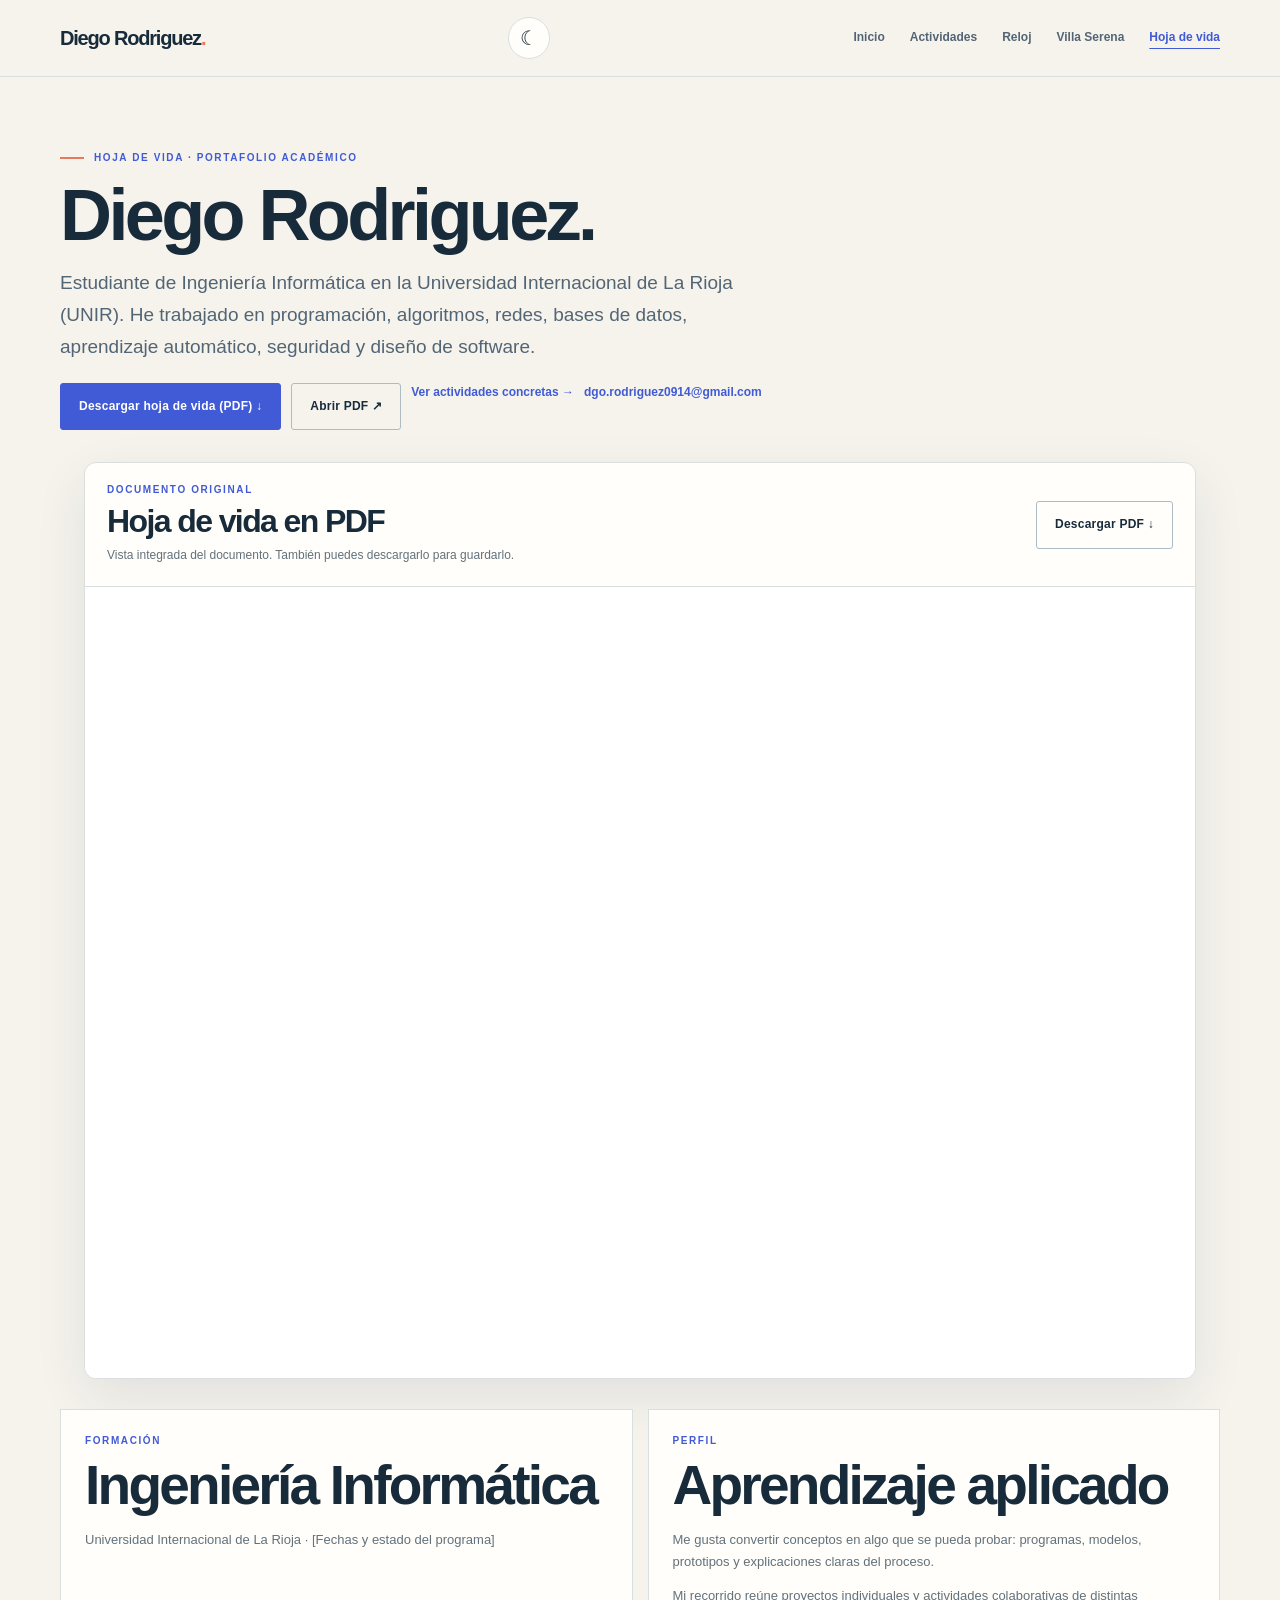
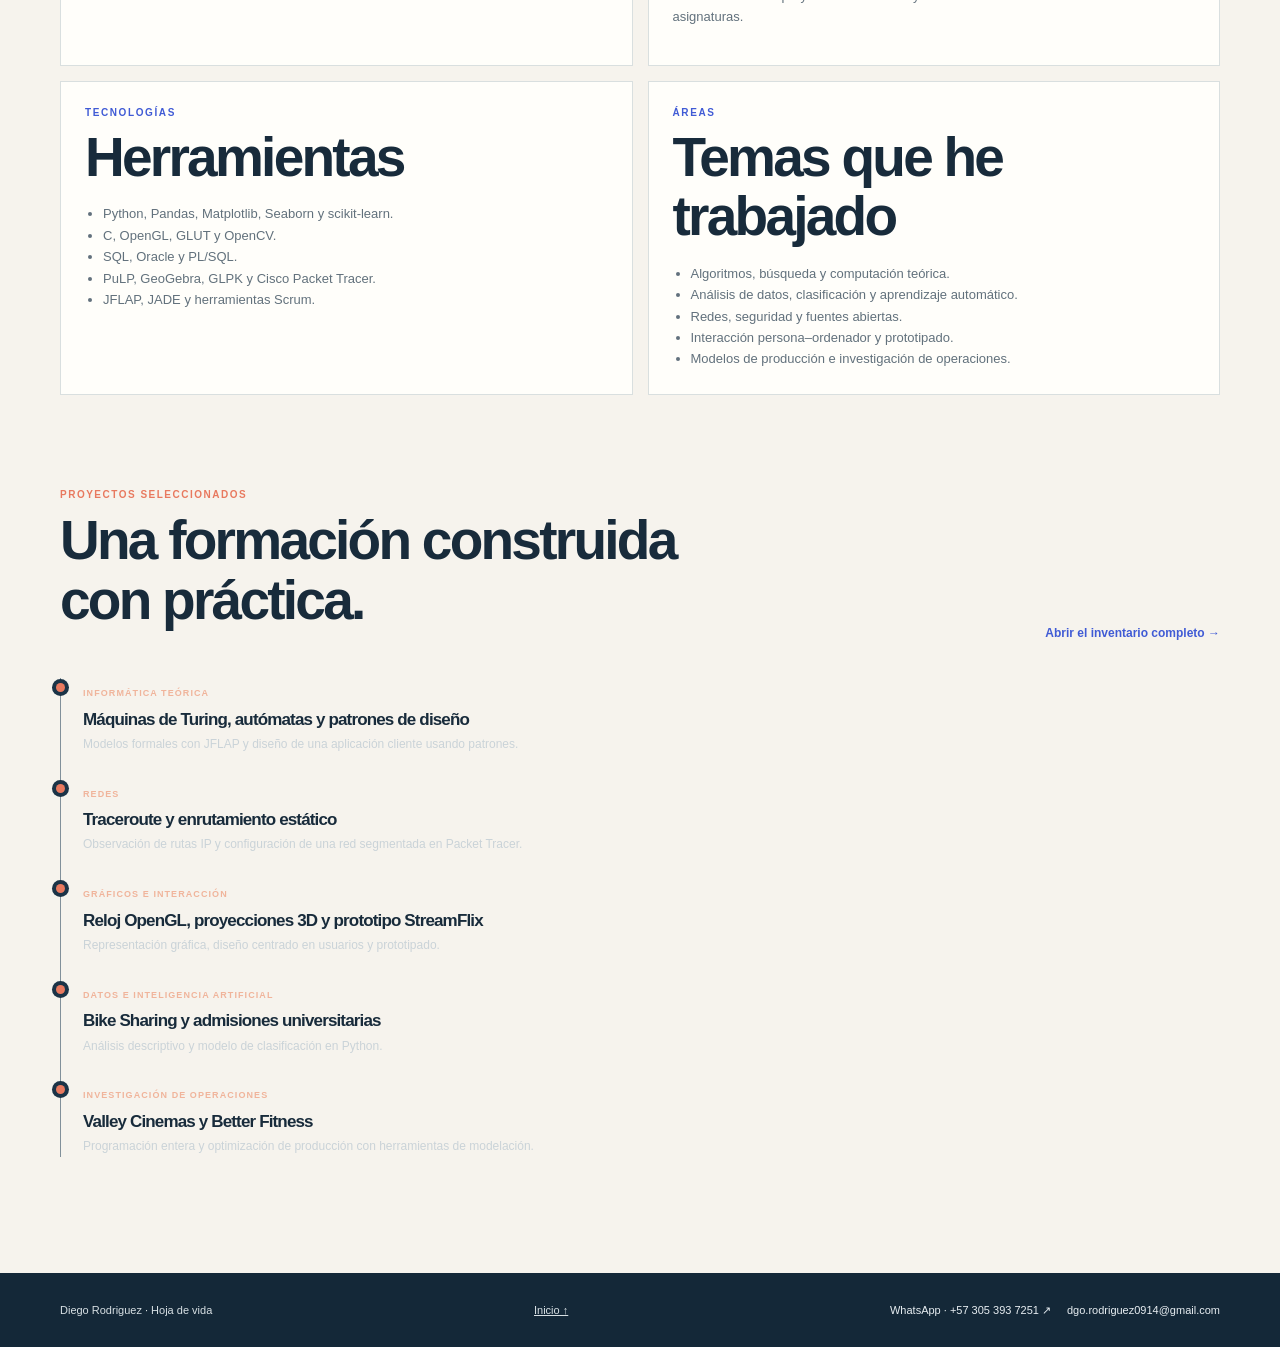
<file: hoja-de-vida.html>
<!doctype html><html lang="es"><head><meta charset="utf-8"><meta name="viewport" content="width=device-width,initial-scale=1"><meta name="description" content="Hoja de vida académica de Diego Rodriguez, estudiante de Ingeniería Informática en UNIR."><title>Hoja de vida | Diego Rodriguez</title><link rel="stylesheet" href="assets/site.css"><script defer src="assets/site.js"></script></head><body>
<header class="topbar"><div class="container nav"><a class="logo" href="index.html">Diego Rodriguez<span>.</span></a><button class="nav-toggle" aria-label="Abrir menú" aria-expanded="false">☰</button><button class="theme-toggle" type="button" aria-label="Cambiar a modo oscuro" title="Cambiar a modo oscuro">☾</button><nav class="navlinks"><a href="index.html">Inicio</a><a href="laboratorios.html">Actividades</a><a href="reloj.html">Reloj</a><a href="villa-serena.html">Villa Serena</a><a href="hoja-de-vida.html" aria-current="page">Hoja de vida</a></nav></div></header>
<main class="container"><section class="page-head"><div class="eyebrow">Hoja de vida · Portafolio académico</div><h1>Diego Rodriguez.</h1><p class="lead">Estudiante de Ingeniería Informática en la Universidad Internacional de La Rioja (UNIR). He trabajado en programación, algoritmos, redes, bases de datos, aprendizaje automático, seguridad y diseño de software.</p><div class="page-actions"><a class="button" href="Hoja%20de%20vida.pdf" download>Descargar hoja de vida (PDF) ↓</a><a class="button secondary" href="Hoja%20de%20vida.pdf" target="_blank" rel="noopener noreferrer">Abrir PDF ↗</a><a class="text-link" href="laboratorios.html">Ver actividades concretas →</a><a class="text-link" href="mailto:dgo.rodriguez0914@gmail.com">dgo.rodriguez0914@gmail.com</a></div></section><section class="pdf-viewer container" id="pdf-document"><div class="pdf-viewer-heading"><div><div class="kicker">Documento original</div><h2>Hoja de vida en PDF</h2><p>Vista integrada del documento. También puedes descargarlo para guardarlo.</p></div><a class="button secondary" href="Hoja%20de%20vida.pdf" download>Descargar PDF ↓</a></div><iframe src="Hoja%20de%20vida.pdf#view=FitH" title="Hoja de vida de Diego Rodriguez"></iframe></section><section class="resume-grid"><article class="resume-box"><div class="kicker">Formación</div><h2>Ingeniería Informática</h2><p>Universidad Internacional de La Rioja · [Fechas y estado del programa]</p></article><article class="resume-box"><div class="kicker">Perfil</div><h2>Aprendizaje aplicado</h2><p>Me gusta convertir conceptos en algo que se pueda probar: programas, modelos, prototipos y explicaciones claras del proceso.</p><p>Mi recorrido reúne proyectos individuales y actividades colaborativas de distintas asignaturas.</p></article><article class="resume-box"><div class="kicker">Tecnologías</div><h2>Herramientas</h2><ul><li>Python, Pandas, Matplotlib, Seaborn y scikit-learn.</li><li>C, OpenGL, GLUT y OpenCV.</li><li>SQL, Oracle y PL/SQL.</li><li>PuLP, GeoGebra, GLPK y Cisco Packet Tracer.</li><li>JFLAP, JADE y herramientas Scrum.</li></ul></article><article class="resume-box"><div class="kicker">Áreas</div><h2>Temas que he trabajado</h2><ul><li>Algoritmos, búsqueda y computación teórica.</li><li>Análisis de datos, clasificación y aprendizaje automático.</li><li>Redes, seguridad y fuentes abiertas.</li><li>Interacción persona–ordenador y prototipado.</li><li>Modelos de producción e investigación de operaciones.</li></ul></article></section><section class="section"><div class="section-head"><div><div class="label">Proyectos seleccionados</div><h2>Una formación construida con práctica.</h2></div><a class="text-link" href="laboratorios.html">Abrir el inventario completo →</a></div><div class="timeline"><div class="timeline-item"><small>Informática teórica</small><h3>Máquinas de Turing, autómatas y patrones de diseño</h3><p>Modelos formales con JFLAP y diseño de una aplicación cliente usando patrones.</p></div><div class="timeline-item"><small>Redes</small><h3>Traceroute y enrutamiento estático</h3><p>Observación de rutas IP y configuración de una red segmentada en Packet Tracer.</p></div><div class="timeline-item"><small>Gráficos e interacción</small><h3>Reloj OpenGL, proyecciones 3D y prototipo StreamFlix</h3><p>Representación gráfica, diseño centrado en usuarios y prototipado.</p></div><div class="timeline-item"><small>Datos e inteligencia artificial</small><h3>Bike Sharing y admisiones universitarias</h3><p>Análisis descriptivo y modelo de clasificación en Python.</p></div><div class="timeline-item"><small>Investigación de operaciones</small><h3>Valley Cinemas y Better Fitness</h3><p>Programación entera y optimización de producción con herramientas de modelación.</p></div></div></section></main><footer class="footer"><div class="container footer-inner"><span>Diego Rodriguez · Hoja de vida</span><a href="index.html" style="color:inherit">Inicio ↑</a><div class="footer-contact"><a href="https://wa.me/573053937251" target="_blank" rel="noopener noreferrer">WhatsApp · +57 305 393 7251 ↗</a><a href="mailto:dgo.rodriguez0914@gmail.com">dgo.rodriguez0914@gmail.com</a></div></div></footer></body></html>
</file>
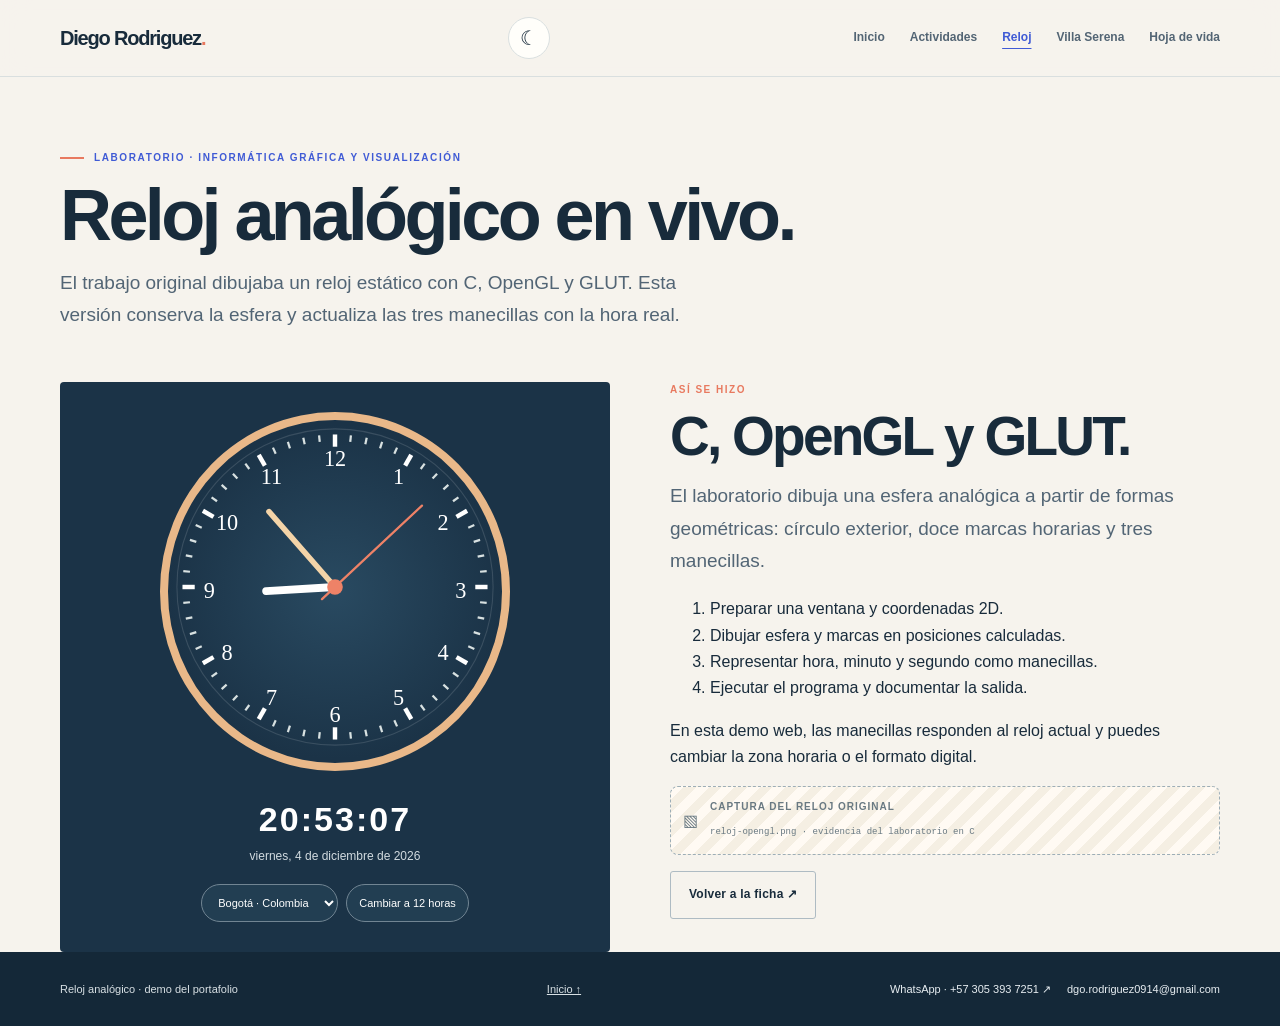
<file: reloj.html>
<!doctype html><html lang="es"><head><meta charset="utf-8"><meta name="viewport" content="width=device-width,initial-scale=1"><meta name="description" content="Demo interactiva del reloj analógico del laboratorio de OpenGL."><title>Reloj interactivo | Diego Rodriguez</title><link rel="stylesheet" href="assets/site.css"><script defer src="assets/site.js"></script><script defer src="assets/clock.js"></script></head><body>
<header class="topbar"><div class="container nav"><a class="logo" href="index.html">Diego Rodriguez<span>.</span></a><button class="nav-toggle" aria-label="Abrir menú" aria-expanded="false">☰</button><button class="theme-toggle" type="button" aria-label="Cambiar a modo oscuro" title="Cambiar a modo oscuro">☾</button><nav class="navlinks"><a href="index.html">Inicio</a><a href="laboratorios.html">Actividades</a><a href="reloj.html" aria-current="page">Reloj</a><a href="villa-serena.html">Villa Serena</a><a href="hoja-de-vida.html">Hoja de vida</a></nav></div></header>
<main class="container"><section class="page-head"><div class="eyebrow">Laboratorio · Informática Gráfica y Visualización</div><h1>Reloj analógico en vivo.</h1><p class="lead">El trabajo original dibujaba un reloj estático con C, OpenGL y GLUT. Esta versión conserva la esfera y actualiza las tres manecillas con la hora real.</p></section><section class="split" style="align-items:start"><div class="clock-panel"><div class="clock-face"><svg viewBox="0 0 300 300" role="img" aria-label="Reloj analógico en vivo"><circle cx="150" cy="150" r="142" fill="none" stroke="rgba(255,255,255,.13)" stroke-width="1"/><g class="ticks" id="ticks"></g><g class="numbers"><text x="150" y="37">12</text><text x="207" y="53">1</text><text x="247" y="94">2</text><text x="263" y="155">3</text><text x="247" y="211">4</text><text x="207" y="251">5</text><text x="150" y="267">6</text><text x="93" y="251">7</text><text x="53" y="211">8</text><text x="37" y="155">9</text><text x="53" y="94">10</text><text x="93" y="53">11</text></g><line class="hand hour-hand" id="hour-hand" x1="150" y1="150" x2="150" y2="88"/><line class="hand minute-hand" id="minute-hand" x1="150" y1="150" x2="150" y2="60"/><line class="hand second-hand" id="second-hand" x1="150" y1="166" x2="150" y2="43"/><circle class="pin" cx="150" cy="150" r="7"/></svg></div><div class="clock-digital" id="digital-time">--:--:--</div><div class="clock-date" id="digital-date">Cargando…</div><div class="clock-controls"><select id="timezone" aria-label="Zona horaria"><option value="America/Bogota" selected>Bogotá · Colombia</option><option value="Europe/Madrid">Madrid · España</option><option value="UTC">UTC</option></select><button id="format-toggle" type="button" aria-pressed="false">Cambiar a 12 horas</button></div></div><div><div class="label">Así se hizo</div><h2>C, OpenGL y GLUT.</h2><p class="lead">El laboratorio dibuja una esfera analógica a partir de formas geométricas: círculo exterior, doce marcas horarias y tres manecillas.</p><ol><li>Preparar una ventana y coordenadas 2D.</li><li>Dibujar esfera y marcas en posiciones calculadas.</li><li>Representar hora, minuto y segundo como manecillas.</li><li>Ejecutar el programa y documentar la salida.</li></ol><p>En esta demo web, las manecillas responden al reloj actual y puedes cambiar la zona horaria o el formato digital.</p><div class="image-placeholder"><span>▧</span><div><b>Captura del reloj original</b><small>reloj-opengl.png · evidencia del laboratorio en C</small></div></div><p class="page-actions"><a class="button secondary" href="laboratorios.html#clock">Volver a la ficha ↗</a></p></div></section></main><footer class="footer"><div class="container footer-inner"><span>Reloj analógico · demo del portafolio</span><a href="index.html" style="color:inherit">Inicio ↑</a><div class="footer-contact"><a href="https://wa.me/573053937251" target="_blank" rel="noopener noreferrer">WhatsApp · +57 305 393 7251 ↗</a><a href="mailto:dgo.rodriguez0914@gmail.com">dgo.rodriguez0914@gmail.com</a></div></div></footer></body></html>
</file>
<file: assets/site.css>
:root{--bg:#f6f3ed;--paper:#fffefa;--ink:#182b3b;--muted:#62717c;--line:#d9dfdf;--navy:#1b3347;--blue:#405bd5;--coral:#e8795f;--sand:#ead9be;--mist:#e9eef2;--shadow:0 18px 52px rgba(22,43,59,.09)}*{box-sizing:border-box}html{scroll-behavior:smooth}body{margin:0;background:var(--bg);color:var(--ink);font:16px/1.65 Inter,'Segoe UI',Arial,sans-serif}a{color:inherit}.container{width:min(1160px,calc(100% - 48px));margin:auto}.topbar{position:sticky;top:0;z-index:30;background:rgba(246,243,237,.93);backdrop-filter:blur(14px);border-bottom:1px solid var(--line)}.nav{height:76px;display:flex;align-items:center;justify-content:space-between;gap:24px}.logo{font-size:20px;font-weight:800;letter-spacing:-.06em;text-decoration:none}.logo span{color:var(--coral)}.navlinks{display:flex;gap:25px;align-items:center}.navlinks a{text-decoration:none;font-size:12px;font-weight:700;color:#536574}.navlinks a:hover,.navlinks a[aria-current=page]{color:var(--blue)}.navlinks a[aria-current=page]{text-decoration:underline;text-underline-offset:7px}.nav-toggle{display:none;border:1px solid var(--line);background:var(--paper);border-radius:50%;width:42px;height:42px;font-size:20px}.eyebrow,.kicker{font-size:10px;line-height:1.4;text-transform:uppercase;letter-spacing:.16em;font-weight:800;color:var(--blue)}.eyebrow{display:flex;align-items:center;gap:10px}.eyebrow:before{content:'';display:inline-block;width:24px;height:2px;background:var(--coral)}h1,h2,h3,p{margin-top:0}h1,h2,h3{line-height:1.08;letter-spacing:-.05em}h1{font-size:clamp(50px,8vw,98px);margin:20px 0;max-width:850px}h1 em{font-family:Georgia,serif;font-weight:400;color:var(--coral)}h2{font-size:clamp(32px,5vw,55px);margin:8px 0 14px}h3{font-size:21px;margin:0 0 9px}.lead{font-size:clamp(16px,1.6vw,19px);line-height:1.7;color:#526575;max-width:680px}.button{display:inline-flex;align-items:center;justify-content:center;gap:10px;padding:13px 18px;border:1px solid var(--blue);border-radius:3px;background:var(--blue);color:#fff;text-decoration:none;font-size:12px;font-weight:800;letter-spacing:.02em;transition:transform .18s,filter .18s}.button:hover{transform:translateY(-2px);filter:brightness(.94)}.button.secondary{background:transparent;color:var(--ink);border-color:#aebbc3}.button.coral{background:var(--coral);border-color:var(--coral)}.hero{padding:104px 0 92px;display:grid;grid-template-columns:1.2fr .8fr;gap:60px;align-items:center}.hero-actions{display:flex;gap:12px;flex-wrap:wrap;margin-top:30px}.hero-art{background:var(--navy);color:#f9f4e9;min-height:410px;border-radius:3px;padding:30px;position:relative;overflow:hidden;display:flex;flex-direction:column;justify-content:space-between}.hero-art:before,.hero-art:after{content:'';position:absolute;border:1px solid rgba(255,255,255,.2);border-radius:50%;width:340px;height:340px;right:-135px;top:38px}.hero-art:after{width:230px;height:230px;right:-78px;top:92px;border-color:rgba(232,121,95,.5)}.hero-art>*{position:relative;z-index:1}.hero-art .art-note{font-size:10px;letter-spacing:.13em;text-transform:uppercase;color:#c4d0d6}.hero-art blockquote{font:normal clamp(28px,4vw,42px)/1.14 Georgia,serif;letter-spacing:-.04em;margin:50px 0;max-width:350px}.hero-clock{display:flex;justify-content:space-between;align-items:end;gap:20px;border-top:1px solid rgba(255,255,255,.22);padding-top:18px}.hero-clock strong{font-size:27px;font-variant-numeric:tabular-nums}.hero-clock span{font-size:10px;color:#c5d0d7}.long-intro{padding:35px 0;background:var(--sand);color:var(--navy)}.long-intro .container{display:flex;justify-content:space-between;align-items:center;gap:35px}.long-intro p{margin:0;max-width:760px;font:22px/1.45 Georgia,serif}.long-intro strong{font-weight:600}.section{padding:92px 0}.section.dark{background:var(--navy);color:#fff}.section.dark .lead,.section.dark .section-head p{color:#c2ced4}.section-head{display:flex;align-items:end;justify-content:space-between;gap:30px;margin-bottom:34px}.section-head p{max-width:440px;font-size:13px;color:var(--muted);margin:0 0 4px}.section-head h2{max-width:700px}.label{font-size:10px;text-transform:uppercase;letter-spacing:.15em;font-weight:800;color:var(--coral)}.three-grid{display:grid;grid-template-columns:repeat(3,1fr);gap:16px}.feature{background:var(--paper);border:1px solid var(--line);padding:25px;min-height:230px;display:flex;flex-direction:column;justify-content:space-between;transition:.2s}.feature:hover{transform:translateY(-4px);box-shadow:var(--shadow);border-color:#9eabb5}.feature-top{display:flex;justify-content:space-between;align-items:center}.feature-icon{width:40px;height:40px;border-radius:50%;background:var(--mist);display:grid;place-items:center;color:var(--blue);font-size:18px}.tag{display:inline-block;font-size:9px;text-transform:uppercase;letter-spacing:.11em;font-weight:800;background:#e9edf9;color:#344cbd;padding:5px 8px}.feature p{font-size:13px;color:var(--muted);margin-bottom:0}.feature a{text-decoration:none}.text-link{color:var(--blue);font-size:12px;font-weight:800;text-decoration:none}.text-link:hover{text-decoration:underline;text-underline-offset:4px}.stats-row{display:grid;grid-template-columns:repeat(4,1fr);gap:1px;background:#41596a;margin-top:35px;border:1px solid #41596a}.stats-row div{background:var(--navy);padding:20px}.stats-row strong{display:block;font-size:24px;color:#f1c5a2;letter-spacing:-.04em}.stats-row span{font-size:11px;color:#c6d1d7}.split{display:grid;grid-template-columns:1fr 1fr;gap:60px;align-items:center}.about-panel{background:var(--paper);padding:32px;border:1px solid var(--line)}.about-panel p{font-size:14px;color:var(--muted)}.skill-chips{display:flex;gap:8px;flex-wrap:wrap;margin:22px 0}.skill-chips span{border:1px solid #ccd4d7;border-radius:20px;padding:6px 10px;font-size:10px;font-weight:700;color:#536574}.timeline{border-left:1px solid #81909a;padding-left:22px}.timeline-item{position:relative;margin-bottom:24px}.timeline-item:before{content:'';position:absolute;left:-27px;top:5px;width:9px;height:9px;background:var(--coral);border-radius:50%;box-shadow:0 0 0 4px var(--navy)}.timeline-item small{font-size:9px;letter-spacing:.12em;text-transform:uppercase;color:#f0b49b;font-weight:800}.timeline-item h3{font-size:17px;margin:6px 0}.timeline-item p{margin:0;color:#cad3d8;font-size:12px}.quote{font:italic 27px/1.4 Georgia,serif;max-width:850px;margin:auto;color:var(--navy)}.footer{background:#142838;color:#d8e0e4;padding:28px 0;font-size:11px}.footer-inner{display:flex;justify-content:space-between;gap:20px;flex-wrap:wrap}.page-head{padding:74px 0 32px}.page-head h1{font-size:clamp(43px,6vw,72px);margin:12px 0}.filters{display:flex;gap:7px;flex-wrap:wrap;margin:22px 0}.filter-btn{border:1px solid #b8c5cb;border-radius:22px;background:transparent;padding:8px 12px;font-family:inherit;font-size:10px;font-weight:700;color:#526575;cursor:pointer}.filter-btn[aria-pressed=true],.filter-btn:hover{background:var(--blue);border-color:var(--blue);color:white}.activity-grid{display:grid;grid-template-columns:repeat(2,1fr);gap:18px}.activity-card{background:var(--paper);border:1px solid var(--line);transition:box-shadow .2s,border .2s}.activity-card[hidden]{display:none}.activity-card[open],.activity-card:hover{box-shadow:var(--shadow);border-color:#aab8be}.activity-card summary{list-style:none;cursor:pointer;padding:18px}.activity-card summary::-webkit-details-marker{display:none}.activity-card summary:focus-visible,.filter-btn:focus-visible,.button:focus-visible{outline:3px solid var(--coral);outline-offset:3px}.activity-card summary:after{content:'＋';float:right;color:var(--blue);font-size:20px;font-weight:400;margin-top:-3px}.activity-card[open] summary:after{content:'−'}.activity-media{height:155px;background:linear-gradient(135deg,#e4eaf0,#f4e8de);display:flex;align-items:center;justify-content:center;position:relative;overflow:hidden}.activity-media:before{content:'';position:absolute;width:170px;height:170px;border:1px solid rgba(64,91,213,.22);border-radius:50%;right:-32px;top:-84px;box-shadow:0 0 0 25px rgba(255,255,255,.14),0 0 0 52px rgba(255,255,255,.14)}.activity-media .media-title{position:relative;font:italic 23px Georgia,serif;color:#354655;text-align:center;padding:8px 20px}.activity-media .filename{position:absolute;bottom:9px;left:12px;font:9px ui-monospace,Consolas,monospace;color:#62717c;background:rgba(255,254,250,.83);padding:4px 6px}.activity-card .cat{font-size:9px;text-transform:uppercase;letter-spacing:.12em;font-weight:800;color:var(--coral)}.activity-card h2{font-size:21px;margin:7px 25px 4px 0}.activity-card .summary-copy{font-size:12px;color:var(--muted);margin:0;max-width:620px}.detail{padding:0 18px 20px}.detail-grid{display:grid;grid-template-columns:1fr 1fr;gap:15px}.detail-box{padding:15px;background:#f4f5f3;border-top:2px solid #d8e0e2}.detail-box h3{font:800 9px/1.3 Inter,'Segoe UI',sans-serif;text-transform:uppercase;letter-spacing:.11em;color:var(--blue);margin:0 0 7px}.detail-box p,.detail-box li{font-size:11px;color:#52616a;margin:0}.detail-box ol,.detail-box ul{padding-left:17px;margin:0}.tools{display:flex;gap:6px;flex-wrap:wrap;margin:12px 0}.tools span{font-size:9px;padding:4px 7px;border:1px solid var(--line);border-radius:20px;color:#51616b}.demo{margin-top:15px;padding:16px;background:#edf1f4;border:1px solid #d8e0e2}.demo-head{display:flex;justify-content:space-between;gap:10px;align-items:center;margin-bottom:10px}.demo-head strong{font-size:11px}.demo button,.demo select,.demo input[type=number],.demo input[type=text]{font:inherit;font-size:11px;padding:8px 10px;border:1px solid #aebbc1;background:#fffefa;color:var(--ink);border-radius:2px}.demo button{cursor:pointer;background:var(--navy);color:white;border-color:var(--navy);font-weight:750}.demo button:hover{background:var(--blue)}.demo-output{font:11px/1.55 ui-monospace,Consolas,monospace;color:#345;min-height:24px;margin:8px 0 0}.image-placeholder{margin-top:14px;min-height:68px;border:1px dashed #9daeb7;display:flex;align-items:center;gap:12px;padding:12px;color:#697982;background:repeating-linear-gradient(135deg,#fbfaf6,#fbfaf6 9px,#f1f0ea 9px,#f1f0ea 18px)}.image-placeholder b{display:block;font-size:10px;text-transform:uppercase;letter-spacing:.1em}.image-placeholder small{font:9px ui-monospace,Consolas,monospace}.page-actions{display:flex;gap:10px;flex-wrap:wrap;margin-top:16px}.clock-panel{background:var(--navy);color:#fff;padding:30px;border-radius:4px}.clock-face{width:min(350px,75vw);aspect-ratio:1;border-radius:50%;border:8px solid #e9b889;background:radial-gradient(circle,#294a61,#1b3347 70%);margin:0 auto 20px}.clock-face svg{width:100%;height:100%}.clock-face .ticks line{stroke:#d8e1e1;stroke-width:2}.clock-face .ticks line.major{stroke:#fff;stroke-width:4}.clock-face .numbers{fill:#fff;font:20px Georgia,serif;text-anchor:middle;dominant-baseline:middle}.hand{stroke-linecap:round;transform-box:view-box;transform-origin:50% 50%}.hour-hand{stroke:#fff;stroke-width:7}.minute-hand{stroke:#f4d4a8;stroke-width:5}.second-hand{stroke:#ee8267;stroke-width:2}.pin{fill:#ee8267}.clock-digital{text-align:center;font-size:34px;font-weight:800;font-variant-numeric:tabular-nums;letter-spacing:.06em}.clock-date{text-align:center;font-size:12px;color:#d2dbe0}.clock-controls{display:flex;justify-content:center;gap:8px;flex-wrap:wrap;margin-top:17px}.clock-controls select,.clock-controls button{font:inherit;font-size:11px;padding:9px 12px;border:1px solid #718593;border-radius:20px;background:#223e52;color:white}.clock-controls button{cursor:pointer}.demo-canvas{display:block;width:100%;height:190px;background:#fffefa;border:1px solid var(--line);margin-top:10px}.board{display:grid;grid-template-columns:repeat(4,1fr);gap:5px;max-width:270px;margin:12px 0}.tile{aspect-ratio:1;background:var(--blue);color:white;border:0!important;font-weight:800!important;font-size:18px!important}.tile.empty{background:#e6e8e6;color:transparent}.kanban{display:grid;grid-template-columns:repeat(3,1fr);gap:6px}.kanban-col{min-height:90px;background:#fffefa;padding:7px;border:1px solid var(--line);font-size:9px}.kanban-col strong{display:block;margin-bottom:6px;color:var(--blue)}.task-chip{background:#f0d9ce;padding:5px;margin:4px 0;cursor:grab}.route{display:flex;align-items:center;gap:3px;overflow:auto;padding:12px 2px}.route span{background:#fffefa;border:1px solid #c7d1d5;padding:7px 8px;font-size:9px;white-space:nowrap}.route span.active{background:var(--blue);color:#fff;border-color:var(--blue)}.route i{font-style:normal;color:var(--coral)}.wide-image{min-height:220px}.project-hero{background:var(--navy);color:white;padding:42px;min-height:330px;display:flex;flex-direction:column;justify-content:space-between;position:relative;overflow:hidden}.project-hero:after{content:'VS';position:absolute;right:20px;bottom:-40px;font:800 250px/1 Georgia,serif;color:rgba(255,255,255,.06)}.project-hero>*{position:relative;z-index:1}.project-hero p{max-width:600px;color:#d2dce1}.project-hero .button{align-self:start}.resume-grid{display:grid;grid-template-columns:1fr 1fr;gap:15px}.resume-box{background:var(--paper);border:1px solid var(--line);padding:24px}.resume-box p,.resume-box li{font-size:13px;color:var(--muted)}.resume-box ul{padding-left:18px;margin-bottom:0}@media(max-width:850px){.hero{grid-template-columns:1fr;gap:25px;padding:75px 0}.hero-art{min-height:300px}.three-grid{grid-template-columns:1fr 1fr}.split{gap:30px}.stats-row{grid-template-columns:1fr 1fr}.activity-grid{grid-template-columns:1fr}.long-intro .container{display:block}.long-intro p{font-size:20px}.long-intro .label{margin-bottom:10px}}@media(max-width:620px){.container{width:calc(100% - 34px)}.nav{height:66px}.nav-toggle{display:block}.navlinks{display:none;position:absolute;top:66px;left:0;right:0;flex-direction:column;align-items:stretch;gap:0;background:var(--bg);padding:10px 18px 20px;border-bottom:1px solid var(--line)}.navlinks.open{display:flex}.navlinks a{padding:10px}.hero{padding:57px 0}.hero-art{min-height:280px;padding:22px}.section{padding:62px 0}.section-head{display:block}.section-head p{margin-top:12px}.three-grid,.split,.resume-grid{grid-template-columns:1fr}.feature{min-height:190px}.stats-row{grid-template-columns:1fr 1fr}.page-head{padding:48px 0 22px}.detail-grid{grid-template-columns:1fr}.activity-card summary{padding:14px}.detail{padding:0 14px 15px}.project-hero{padding:27px}.clock-panel{padding:20px 10px}.clock-digital{font-size:28px}.wide-image{min-height:160px}.footer-inner{flex-direction:column}}@media(prefers-reduced-motion:reduce){html{scroll-behavior:auto}*,*:before,*:after{transition:none!important}}


/* Más carácter visual y tema nocturno */
.theme-toggle{flex:0 0 42px;width:42px;height:42px;border:1px solid var(--line);border-radius:50%;background:var(--paper);color:var(--ink);font-size:20px;cursor:pointer;transition:transform .2s,background .2s,color .2s}
.theme-toggle:hover{transform:rotate(-12deg) scale(1.06);background:var(--coral);color:#fff;border-color:var(--coral)}
.activity-grid{counter-reset:activity}
.activity-card{counter-increment:activity;overflow:hidden;border-radius:12px;border-color:transparent;box-shadow:0 8px 24px rgba(22,43,59,.07)}
.activity-card:hover,.activity-card[open]{transform:translateY(-3px);box-shadow:0 20px 42px rgba(22,43,59,.14);border-color:rgba(64,91,213,.24)}
.activity-card summary{position:relative;padding:14px}
.activity-media{height:190px;border-radius:8px;background:radial-gradient(circle at 80% 18%,rgba(255,255,255,.72) 0 7%,transparent 7.5%),linear-gradient(135deg,#bfe4df,#d9d8ff 55%,#ffd7c7)}
.activity-media:before{width:240px;height:240px;right:-55px;top:-130px;border:2px solid rgba(255,255,255,.7);box-shadow:0 0 0 20px rgba(255,255,255,.18),0 0 0 46px rgba(255,255,255,.12)}
.activity-media:after{content:counter(activity,decimal-leading-zero);position:absolute;left:15px;top:0;font:800 clamp(90px,14vw,150px)/1 Inter,'Segoe UI',sans-serif;letter-spacing:-.1em;color:rgba(255,255,255,.52)}
.activity-media .media-title{font:700 clamp(22px,2vw,30px)/1.05 Inter,'Segoe UI',sans-serif;letter-spacing:-.055em;text-shadow:0 2px 16px rgba(18,39,54,.12);max-width:88%;color:#203c50;z-index:1}
.activity-media .filename{z-index:2;border-radius:20px;background:rgba(255,255,255,.85);color:#304753}
.activity-card:nth-child(5n+2) .activity-media{background:radial-gradient(circle at 76% 22%,#fff8 0 6%,transparent 6.5%),linear-gradient(135deg,#b9d8ff,#c7c1ff 54%,#f6c9e3)}
.activity-card:nth-child(5n+3) .activity-media{background:radial-gradient(circle at 77% 20%,#fff9 0 6%,transparent 6.5%),linear-gradient(135deg,#bce8c8,#c5e8e8 54%,#d0d4ff)}
.activity-card:nth-child(5n+4) .activity-media{background:radial-gradient(circle at 78% 20%,#fff9 0 6%,transparent 6.5%),linear-gradient(135deg,#ffe2a8,#ffc5aa 54%,#ffc8d7)}
.activity-card:nth-child(5n) .activity-media{background:radial-gradient(circle at 78% 20%,#fff9 0 6%,transparent 6.5%),linear-gradient(135deg,#c7d4ff,#b8e3e5 54%,#bde5c5)}
.activity-card .cat{display:inline-block;background:#fff0e9;padding:5px 9px;border-radius:30px}
.activity-card h2{font-size:23px;margin-top:11px}
.detail-box{border:1px solid var(--line);border-top:4px solid var(--blue);border-radius:8px;background:var(--paper);padding:17px}
.detail-box:nth-child(4n+2){border-top-color:#e8795f}.detail-box:nth-child(4n+3){border-top-color:#48a997}.detail-box:nth-child(4n){border-top-color:#a77be0}
.demo{border-radius:10px;background:linear-gradient(135deg,#edf4ff,#f4eafa 55%,#fff1e8);border-color:#d9d9ee}
.image-placeholder{border-radius:8px;background:repeating-linear-gradient(135deg,#fffaf3,#fffaf3 9px,#f5efe3 9px,#f5efe3 18px)}
.feature{border-radius:12px;box-shadow:0 8px 24px rgba(22,43,59,.06);border-top:4px solid var(--coral)}
.feature:nth-child(3n+2){border-top-color:#7a76e8}.feature:nth-child(3n){border-top-color:#43aa98}
.feature-icon{border-radius:13px;background:linear-gradient(145deg,#d9e7ff,#ffe0d3);width:48px;height:48px;font-size:21px}
.tag{border-radius:30px;background:#e5eaff;color:#354cbd}
:root[data-theme="dark"]{color-scheme:dark;--bg:#111923;--paper:#1b2733;--ink:#eff4f5;--muted:#b4c1ca;--line:#344554;--navy:#0b121b;--blue:#8ea2ff;--coral:#ff9b79;--sand:#283442;--mist:#293b4b;--shadow:0 18px 52px rgba(0,0,0,.32)}
:root[data-theme="dark"] body{background:var(--bg);color:var(--ink)}
:root[data-theme="dark"] .topbar{background:rgba(17,25,35,.93)}
:root[data-theme="dark"] .navlinks a,:root[data-theme="dark"] .lead,:root[data-theme="dark"] .section-head p,:root[data-theme="dark"] .feature p,:root[data-theme="dark"] .about-panel p{color:#c0ccd4}
:root[data-theme="dark"] .long-intro{background:#252b42;color:#f2eaff}
:root[data-theme="dark"] .feature,:root[data-theme="dark"] .about-panel,:root[data-theme="dark"] .resume-box{background:var(--paper);border-color:var(--line)}
:root[data-theme="dark"] .feature-icon{background:linear-gradient(145deg,#34466a,#653c4d);color:#dce3ff}
:root[data-theme="dark"] .tag{background:#303c64;color:#dce2ff}
:root[data-theme="dark"] .filter-btn{color:#d3dee4;border-color:#526372}
:root[data-theme="dark"] .filter-btn[aria-pressed=true],:root[data-theme="dark"] .filter-btn:hover{background:var(--blue);color:#111923;border-color:var(--blue)}
:root[data-theme="dark"] .activity-card{background:var(--paper);border-color:var(--line)}
:root[data-theme="dark"] .activity-card .cat{background:#49332e;color:#ffb29a}
:root[data-theme="dark"] .detail-box{background:#202d39;border-color:#354552}
:root[data-theme="dark"] .detail-box p,:root[data-theme="dark"] .detail-box li,:root[data-theme="dark"] .tools span{color:#c3d0d8}
:root[data-theme="dark"] .tools span{border-color:#526372}
:root[data-theme="dark"] .demo{background:linear-gradient(135deg,#202d43,#30243a 58%,#3a2b2b);border-color:#465363}
:root[data-theme="dark"] .demo-output{color:#dbe7f0}
:root[data-theme="dark"] .demo button,:root[data-theme="dark"] .demo select,:root[data-theme="dark"] .demo input[type=number],:root[data-theme="dark"] .demo input[type=text]{background:#17222c;color:#edf4f6;border-color:#60717e}
:root[data-theme="dark"] .demo-canvas{background:#17222c;border-color:#455462}
:root[data-theme="dark"] .tile.empty{background:#34414c}
:root[data-theme="dark"] .kanban-col,:root[data-theme="dark"] .route span{background:#1b2733;color:#edf4f5;border-color:#455462}
:root[data-theme="dark"] .image-placeholder{background:repeating-linear-gradient(135deg,#202b35,#202b35 9px,#27333d 9px,#27333d 18px);border-color:#60717e;color:#c3d0d8}
:root[data-theme="dark"] 
:root[data-theme="dark"] .clock-panel{background:#0b121b}
:root[data-theme="dark"] .clock-controls select,:root[data-theme="dark"] .clock-controls button{background:#202f3b;color:#fff}
:root[data-theme="dark"] .stats-row{background:#354657;border-color:#354657}
:root[data-theme="dark"] .timeline-item p{color:#c2ced4}
:root[data-theme="dark"] .quote{color:#f1c9b4}
@media(max-width:620px){.nav{gap:10px}.theme-toggle{width:38px;height:38px;flex-basis:38px}.activity-media{height:165px}.activity-media:after{font-size:105px}.activity-card h2{font-size:21px}}
.activity-media .activity-cover{display:block;width:100%;height:100%;object-fit:cover;position:absolute;inset:0;border-radius:8px}
.activity-media .filename{z-index:3}
.project-heading h1 em{font-family:Georgia,serif;color:var(--coral);font-weight:400}
.project-facts{display:flex;gap:9px;flex-wrap:wrap;margin-top:24px}.project-facts span{border:1px solid var(--line);border-radius:30px;padding:7px 12px;color:var(--muted);font-size:11px;font-weight:700}.project-facts span:first-child{background:#fce5dc;border-color:transparent;color:#9c4e38}
.villa-case-hero{display:grid;grid-template-columns:.9fr 1.1fr;gap:35px;align-items:center;background:var(--navy);color:#fff;border-radius:18px;padding:clamp(24px,5vw,56px);overflow:hidden;position:relative}.villa-case-hero:after{content:'VS';position:absolute;right:37%;top:-105px;font:800 300px/1 Georgia,serif;color:rgba(255,255,255,.035);pointer-events:none}.villa-case-copy,.villa-screenshot{position:relative;z-index:1}.villa-case-copy h2{font-size:clamp(35px,5vw,58px);margin:14px 0}.villa-case-copy p{color:#d0dbe2;max-width:470px;font-size:15px}.villa-case-copy .button{margin-top:12px}.villa-screenshot{margin:0;padding:10px;background:#f7f5ef;border-radius:12px;transform:rotate(1deg);box-shadow:0 24px 55px #0004}.villa-screenshot img{display:block;width:100%;height:auto;aspect-ratio:800/380;object-fit:cover;border-radius:7px}.villa-screenshot figcaption{font-size:10px;color:#566674;padding:8px 5px 1px}.villa-contribution-grid{display:grid;grid-template-columns:repeat(4,1fr);gap:13px}.villa-contribution{background:var(--paper);padding:22px 18px;border:1px solid var(--line);border-radius:12px;border-top:4px solid var(--coral);min-height:195px;box-shadow:0 7px 22px rgba(22,43,59,.055)}.villa-contribution:nth-child(2){border-top-color:#706fe0}.villa-contribution:nth-child(3){border-top-color:#44a592}.villa-contribution:nth-child(4){border-top-color:#dfaa45}.villa-contribution>span{display:inline-grid;place-items:center;width:35px;height:35px;background:var(--mist);border-radius:11px;color:var(--blue);font-weight:800;font-size:12px;margin-bottom:18px}.villa-contribution h3{font-size:18px}.villa-contribution p{font-size:12px;color:var(--muted);margin:0}.villa-process-band{padding:76px 0;background:var(--sand)}.villa-process-list{list-style:none;padding:0;margin:0;border-left:2px solid var(--coral)}.villa-process-list li{position:relative;padding:0 0 23px 24px;display:flex;flex-direction:column}.villa-process-list li:last-child{padding-bottom:0}.villa-process-list li:before{content:'';position:absolute;left:-8px;top:4px;width:13px;height:13px;background:var(--coral);border:3px solid var(--sand);border-radius:50%}.villa-process-list b{font-size:14px}.villa-process-list span{font-size:12px;color:var(--muted)}.villa-teaser{height:255px;position:relative;overflow:hidden;border-radius:14px;box-shadow:0 15px 38px rgba(22,43,59,.12)}.villa-teaser img{width:100%;height:100%;object-fit:cover;display:block}.villa-teaser span{position:absolute;bottom:14px;left:14px;padding:8px 13px;border-radius:30px;background:#fffE;color:#263b4b;font-size:10px;font-weight:800}.villa-highlight{background:#eee6da}.villa-highlight .villa-teaser{border:8px solid #fff9}
:root[data-theme="dark"] .project-facts span:first-child{background:#46312d;color:#ffd0bf}
:root[data-theme="dark"] .villa-highlight{background:#202d39}
:root[data-theme="dark"] .villa-process-band{background:#252b42}
:root[data-theme="dark"] .villa-contribution{background:var(--paper);border-color:var(--line)}
:root[data-theme="dark"] .villa-contribution p,:root[data-theme="dark"] .villa-process-list span{color:#bfccd4}
@media(max-width:850px){.villa-contribution-grid{grid-template-columns:repeat(2,1fr)}.villa-case-hero{grid-template-columns:1fr}.villa-case-hero:after{right:0;top:-20px}.villa-screenshot{transform:none}.villa-process-band{padding:60px 0}}
@media(max-width:620px){.villa-contribution-grid{grid-template-columns:1fr}.villa-contribution{min-height:0}.villa-case-hero{gap:24px}.villa-case-copy h2{font-size:37px}.villa-teaser{height:190px}.project-facts{gap:6px}.project-facts span{font-size:10px}}
.pdf-viewer{margin:0 auto 30px;background:var(--paper);border:1px solid var(--line);border-radius:12px;overflow:hidden;box-shadow:var(--shadow)}.pdf-viewer summary{padding:15px 18px;font-size:12px;font-weight:800;color:var(--blue);cursor:pointer}.pdf-viewer iframe{width:100%;height:min(85vh,1050px);display:block;border:0;border-top:1px solid var(--line);background:#fff}.pdf-viewer[open] summary{border-bottom:1px solid var(--line)}
:root[data-theme="dark"] .pdf-viewer iframe{background:#fff}
@media(max-width:620px){.pdf-viewer iframe{height:72vh}.page-actions .button{width:100%}}
.pdf-viewer{margin:0 auto 30px;background:var(--paper);border:1px solid var(--line);border-radius:12px;overflow:hidden;box-shadow:var(--shadow)}.pdf-viewer-heading{padding:20px 22px;display:flex;justify-content:space-between;align-items:center;gap:20px}.pdf-viewer-heading h2{font-size:clamp(22px,3vw,32px);margin:7px 0}.pdf-viewer-heading p{margin:0;color:var(--muted);font-size:12px}.pdf-viewer iframe{width:100%;height:min(88vh,1100px);display:block;border:0;border-top:1px solid var(--line);background:#fff}
:root[data-theme="dark"] .pdf-viewer iframe{background:#fff}
@media(max-width:620px){.pdf-viewer iframe{height:72vh}.pdf-viewer-heading{align-items:flex-start;flex-direction:column}.page-actions .button{width:100%}}
.button.whatsapp{background:#17885d;border-color:#17885d;color:#fff}.button.whatsapp:hover{background:#11744e;border-color:#11744e}.contact-card{display:flex;justify-content:space-between;align-items:center;gap:30px;padding:clamp(24px,5vw,48px);border-radius:16px;background:linear-gradient(120deg,#f7d6c7,#e5d9ff 55%,#c7e9de);color:#1d3145}.contact-card h2{font-size:clamp(35px,5vw,58px);margin:9px 0}.contact-card p{font-size:14px;color:#526575;margin:0}.contact-actions{display:flex;flex-direction:column;gap:10px;min-width:min(100%,300px)}.footer-contact{display:flex;align-items:center;gap:16px;flex-wrap:wrap}.footer-contact a{color:#e8eef2;text-decoration:none;font-size:11px}.footer-contact a:hover{text-decoration:underline;text-underline-offset:4px}
:root[data-theme="dark"] .contact-card{background:linear-gradient(120deg,#45333c,#343451 55%,#24433e);color:#f2f5f6}
:root[data-theme="dark"] .contact-card p{color:#d0dbe2}
@media(max-width:850px){.contact-card{align-items:flex-start;flex-direction:column}.contact-actions{min-width:0;width:100%}}
</file>
